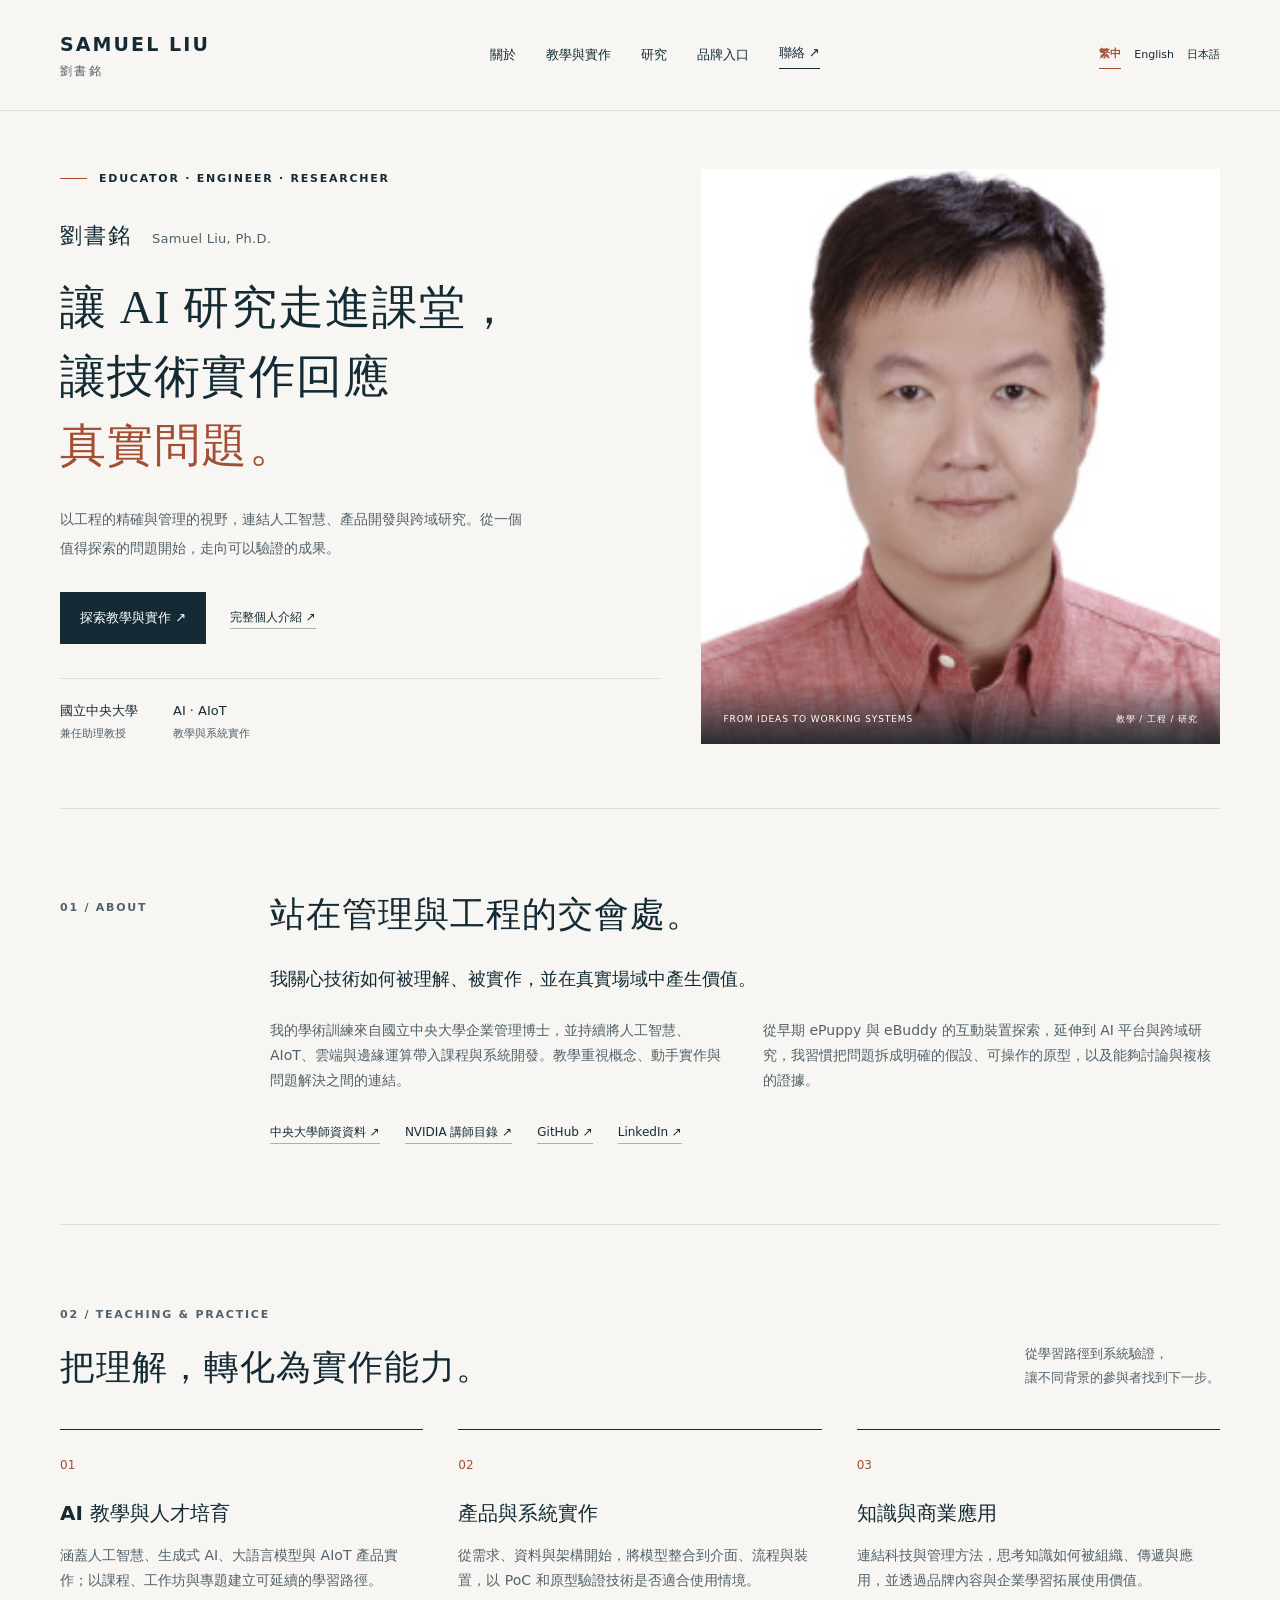
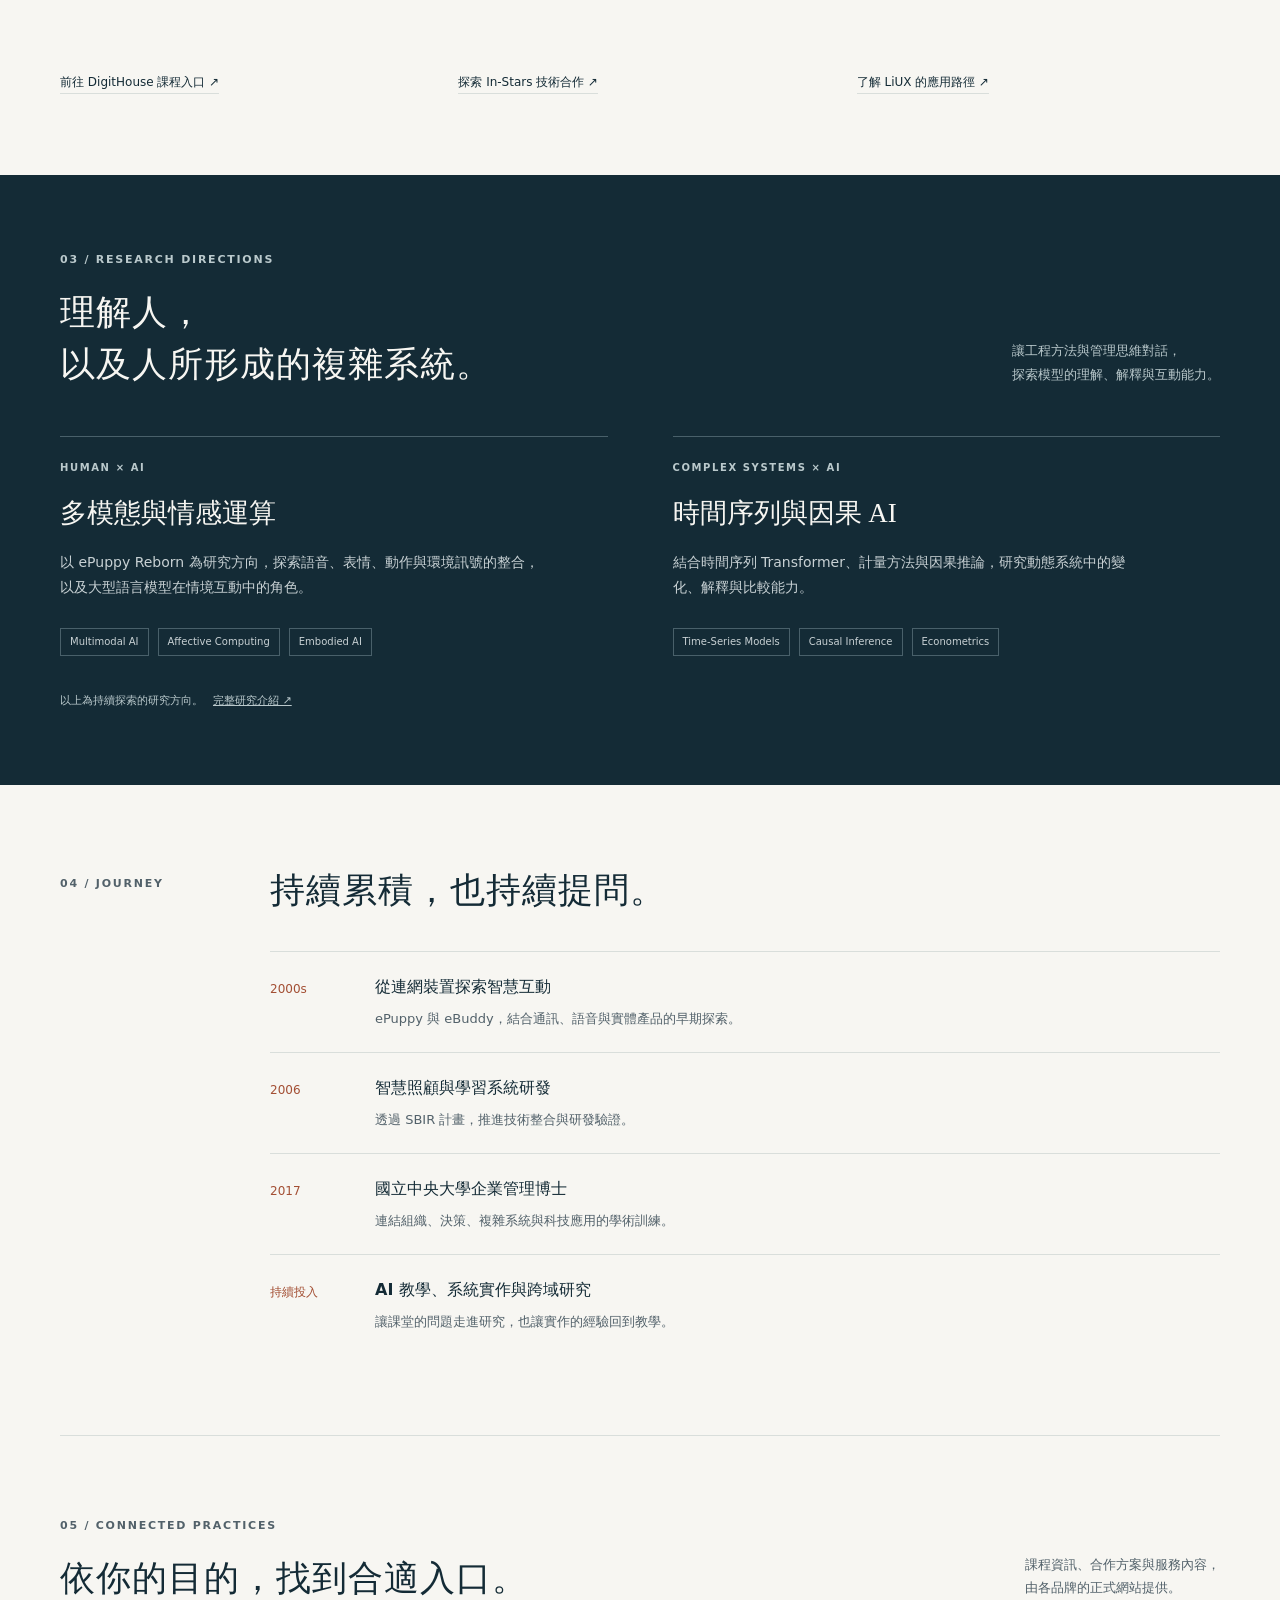
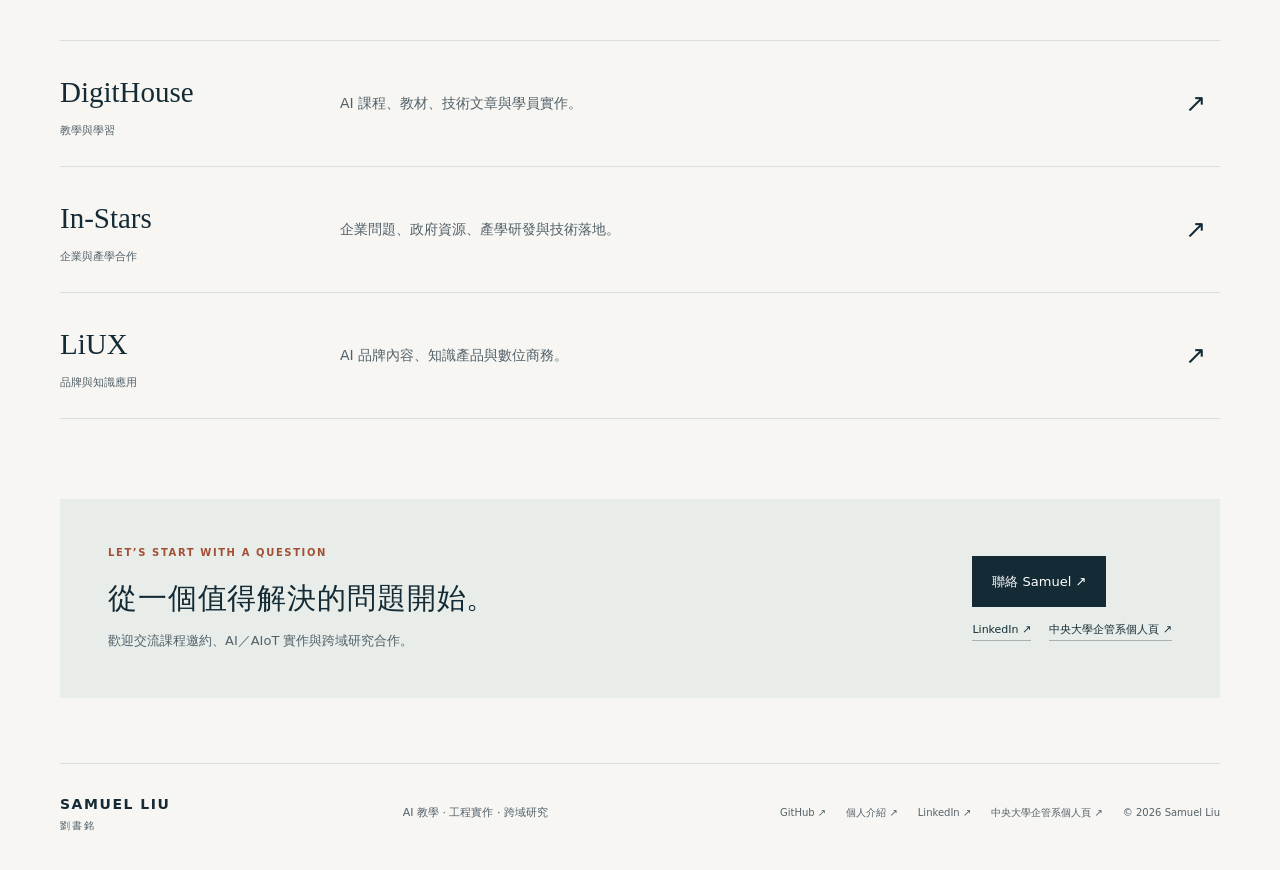
<file: index.html>
<!doctype html>
<html lang="zh-Hant"><head><meta charset="utf-8"><meta name="viewport" content="width=device-width,initial-scale=1"><meta name="theme-color" content="#142b36"><title>劉書銘 Samuel Liu｜AI 教學・工程實作・跨域研究</title><meta name="description" content="劉書銘 Samuel Liu，國立中央大學兼任助理教授。連結 AI、AIoT 教學、工程實作、多模態與因果 AI 研究。"><link rel="canonical" href="https://samuel-ncu.github.io/"><meta property="og:title" content="劉書銘 Samuel Liu｜AI 教學・工程實作・跨域研究"><meta property="og:description" content="以工程的精確與管理的視野，讓研究與實作相互推進。"><meta property="og:image" content="https://samuel-ncu.github.io/assets/samuel-liu.jpg"><meta property="og:url" content="https://samuel-ncu.github.io/"><meta property="og:type" content="profile"><link rel="icon" href="assets/favicon.svg" type="image/svg+xml"><link rel="stylesheet" href="assets/style.css"><link rel="alternate" hreflang="zh-Hant" href="https://samuel-ncu.github.io/"><link rel="alternate" hreflang="en" href="https://samuel-ncu.github.io/en/"><link rel="alternate" hreflang="ja" href="https://samuel-ncu.github.io/ja/"><link rel="alternate" hreflang="x-default" href="https://samuel-ncu.github.io/"></head>
<body><a class="skip" href="#main">跳至主要內容</a><header><a class="wordmark" href="#">SAMUEL LIU<small>劉書銘</small></a><nav aria-label="主要導覽"><a href="#about">關於</a><a href="#practice">教學與實作</a><a href="#research">研究</a><a href="#ecosystem">品牌入口</a><a href="#contact">聯絡 ↗</a></nav><div class="language-switch" role="navigation" aria-label="Language / 語言 / 言語"><a href="/" lang="zh-Hant" hreflang="zh-Hant" aria-current="page">繁中</a><a href="/en/" lang="en" hreflang="en">English</a><a href="/ja/" lang="ja" hreflang="ja">日本語</a></div></header>
<main id="main"><section class="hero"><div><p class="eyebrow">EDUCATOR · ENGINEER · RESEARCHER</p><p class="name">劉書銘 <span>Samuel Liu, Ph.D.</span></p><h1>讓 AI 研究走進課堂，<br>讓技術實作回應<br><em>真實問題。</em></h1><p class="intro">以工程的精確與管理的視野，連結人工智慧、產品開發與跨域研究。從一個值得探索的問題開始，走向可以驗證的成果。</p><div class="actions"><a class="button" href="#practice">探索教學與實作 ↗</a><a class="text-link" href="https://digithouse.net/samuel-liu?locale=zh-TW">完整個人介紹 ↗</a></div><div class="credentials"><span>國立中央大學<small>兼任助理教授</small></span><span>AI · AIoT<small>教學與系統實作</small></span></div></div><figure><img src="assets/samuel-liu.jpg" alt="劉書銘 Samuel Liu 個人肖像" width="800" height="1000" fetchpriority="high"><figcaption>FROM IDEAS TO WORKING SYSTEMS<span>教學 / 工程 / 研究</span></figcaption></figure></section>
<section id="about" class="section split"><p class="eyebrow">01 / ABOUT</p><div><h2>站在管理與工程的交會處。</h2><p class="lead">我關心技術如何被理解、被實作，並在真實場域中產生價值。</p><div class="columns"><p>我的學術訓練來自國立中央大學企業管理博士，並持續將人工智慧、AIoT、雲端與邊緣運算帶入課程與系統開發。教學重視概念、動手實作與問題解決之間的連結。</p><p>從早期 ePuppy 與 eBuddy 的互動裝置探索，延伸到 AI 平台與跨域研究，我習慣把問題拆成明確的假設、可操作的原型，以及能夠討論與複核的證據。</p></div><div class="references"><a href="https://ba.mgt.ncu.edu.tw/faculty2_txt.php?id=1139">中央大學師資資料 ↗</a><a href="https://www.nvidia.com/en-us/training/instructor-directory/bio/?instructorId=003Vv00000TAU91IAH">NVIDIA 講師目錄 ↗</a><a href="https://github.com/Samuel-ncu">GitHub ↗</a><a href="https://www.linkedin.com/in/samuel0911259889/">LinkedIn ↗</a></div></div></section>
<section id="practice" class="section"><div class="section-heading"><div><p class="eyebrow">02 / TEACHING & PRACTICE</p><h2>把理解，轉化為實作能力。</h2></div><p>從學習路徑到系統驗證，<br>讓不同背景的參與者找到下一步。</p></div><div class="practice-grid"><article><span class="number">01</span><h3>AI 教學與人才培育</h3><p>涵蓋人工智慧、生成式 AI、大語言模型與 AIoT 產品實作；以課程、工作坊與專題建立可延續的學習路徑。</p><a href="https://digithouse.net">前往 DigitHouse 課程入口 ↗</a></article><article><span class="number">02</span><h3>產品與系統實作</h3><p>從需求、資料與架構開始，將模型整合到介面、流程與裝置，以 PoC 和原型驗證技術是否適合使用情境。</p><a href="https://in-stars.com">探索 In-Stars 技術合作 ↗</a></article><article><span class="number">03</span><h3>知識與商業應用</h3><p>連結科技與管理方法，思考知識如何被組織、傳遞與應用，並透過品牌內容與企業學習拓展使用價值。</p><a href="https://liux.com.tw">了解 LiUX 的應用路徑 ↗</a></article></div></section>
<section id="research" class="research"><div class="inner"><div class="section-heading"><div><p class="eyebrow">03 / RESEARCH DIRECTIONS</p><h2>理解人，<br>以及人所形成的複雜系統。</h2></div><p>讓工程方法與管理思維對話，<br>探索模型的理解、解釋與互動能力。</p></div><div class="research-grid"><article><p class="eyebrow">HUMAN × AI</p><h3>多模態與情感運算</h3><p>以 ePuppy Reborn 為研究方向，探索語音、表情、動作與環境訊號的整合，以及大型語言模型在情境互動中的角色。</p><div class="tags"><span>Multimodal AI</span><span>Affective Computing</span><span>Embodied AI</span></div></article><article><p class="eyebrow">COMPLEX SYSTEMS × AI</p><h3>時間序列與因果 AI</h3><p>結合時間序列 Transformer、計量方法與因果推論，研究動態系統中的變化、解釋與比較能力。</p><div class="tags"><span>Time-Series Models</span><span>Causal Inference</span><span>Econometrics</span></div></article></div><p class="note">以上為持續探索的研究方向。<a href="https://digithouse.net/samuel-liu?locale=zh-TW">完整研究介紹 ↗</a></p></div></section>
<section class="section split journey"><p class="eyebrow">04 / JOURNEY</p><div><h2>持續累積，也持續提問。</h2><ol class="timeline"><li><span>2000s</span><div><h3>從連網裝置探索智慧互動</h3><p>ePuppy 與 eBuddy，結合通訊、語音與實體產品的早期探索。</p></div></li><li><span>2006</span><div><h3>智慧照顧與學習系統研發</h3><p>透過 SBIR 計畫，推進技術整合與研發驗證。</p></div></li><li><span>2017</span><div><h3>國立中央大學企業管理博士</h3><p>連結組織、決策、複雜系統與科技應用的學術訓練。</p></div></li><li><span>持續投入</span><div><h3>AI 教學、系統實作與跨域研究</h3><p>讓課堂的問題走進研究，也讓實作的經驗回到教學。</p></div></li></ol></div></section>
<section id="ecosystem" class="section"><div class="section-heading"><div><p class="eyebrow">05 / CONNECTED PRACTICES</p><h2>依你的目的，找到合適入口。</h2></div><p>課程資訊、合作方案與服務內容，<br>由各品牌的正式網站提供。</p></div><div class="brands"><a href="https://digithouse.net"><span class="brand">DigitHouse<small>教學與學習</small></span><span>AI 課程、教材、技術文章與學員實作。</span><b>↗</b></a><a href="https://in-stars.com"><span class="brand">In-Stars<small>企業與產學合作</small></span><span>企業問題、政府資源、產學研發與技術落地。</span><b>↗</b></a><a href="https://liux.com.tw"><span class="brand">LiUX<small>品牌與知識應用</small></span><span>AI 品牌內容、知識產品與數位商務。</span><b>↗</b></a></div></section>
<section id="contact" class="contact"><div><p class="eyebrow">LET’S START WITH A QUESTION</p><h2>從一個值得解決的問題開始。</h2><p>歡迎交流課程邀約、AI／AIoT 實作與跨域研究合作。</p></div><div class="contact-links"><a class="button" href="mailto:samuel-tw@outlook.com">聯絡 Samuel ↗</a><div class="contact-profiles"><a href="https://www.linkedin.com/in/samuel0911259889/">LinkedIn ↗</a><a href="https://ba.mgt.ncu.edu.tw/faculty2_txt.php?id=1139">中央大學企管系個人頁 ↗</a></div></div></section>
</main><footer><a class="wordmark" href="#">SAMUEL LIU<small>劉書銘</small></a><p>AI 教學 · 工程實作 · 跨域研究</p><div><a href="https://github.com/Samuel-ncu">GitHub ↗</a><a href="https://digithouse.net/samuel-liu?locale=zh-TW">個人介紹 ↗</a><a href="https://www.linkedin.com/in/samuel0911259889/">LinkedIn ↗</a><a href="https://ba.mgt.ncu.edu.tw/faculty2_txt.php?id=1139">中央大學企管系個人頁 ↗</a><span>© 2026 Samuel Liu</span></div></footer></body></html>
</file>
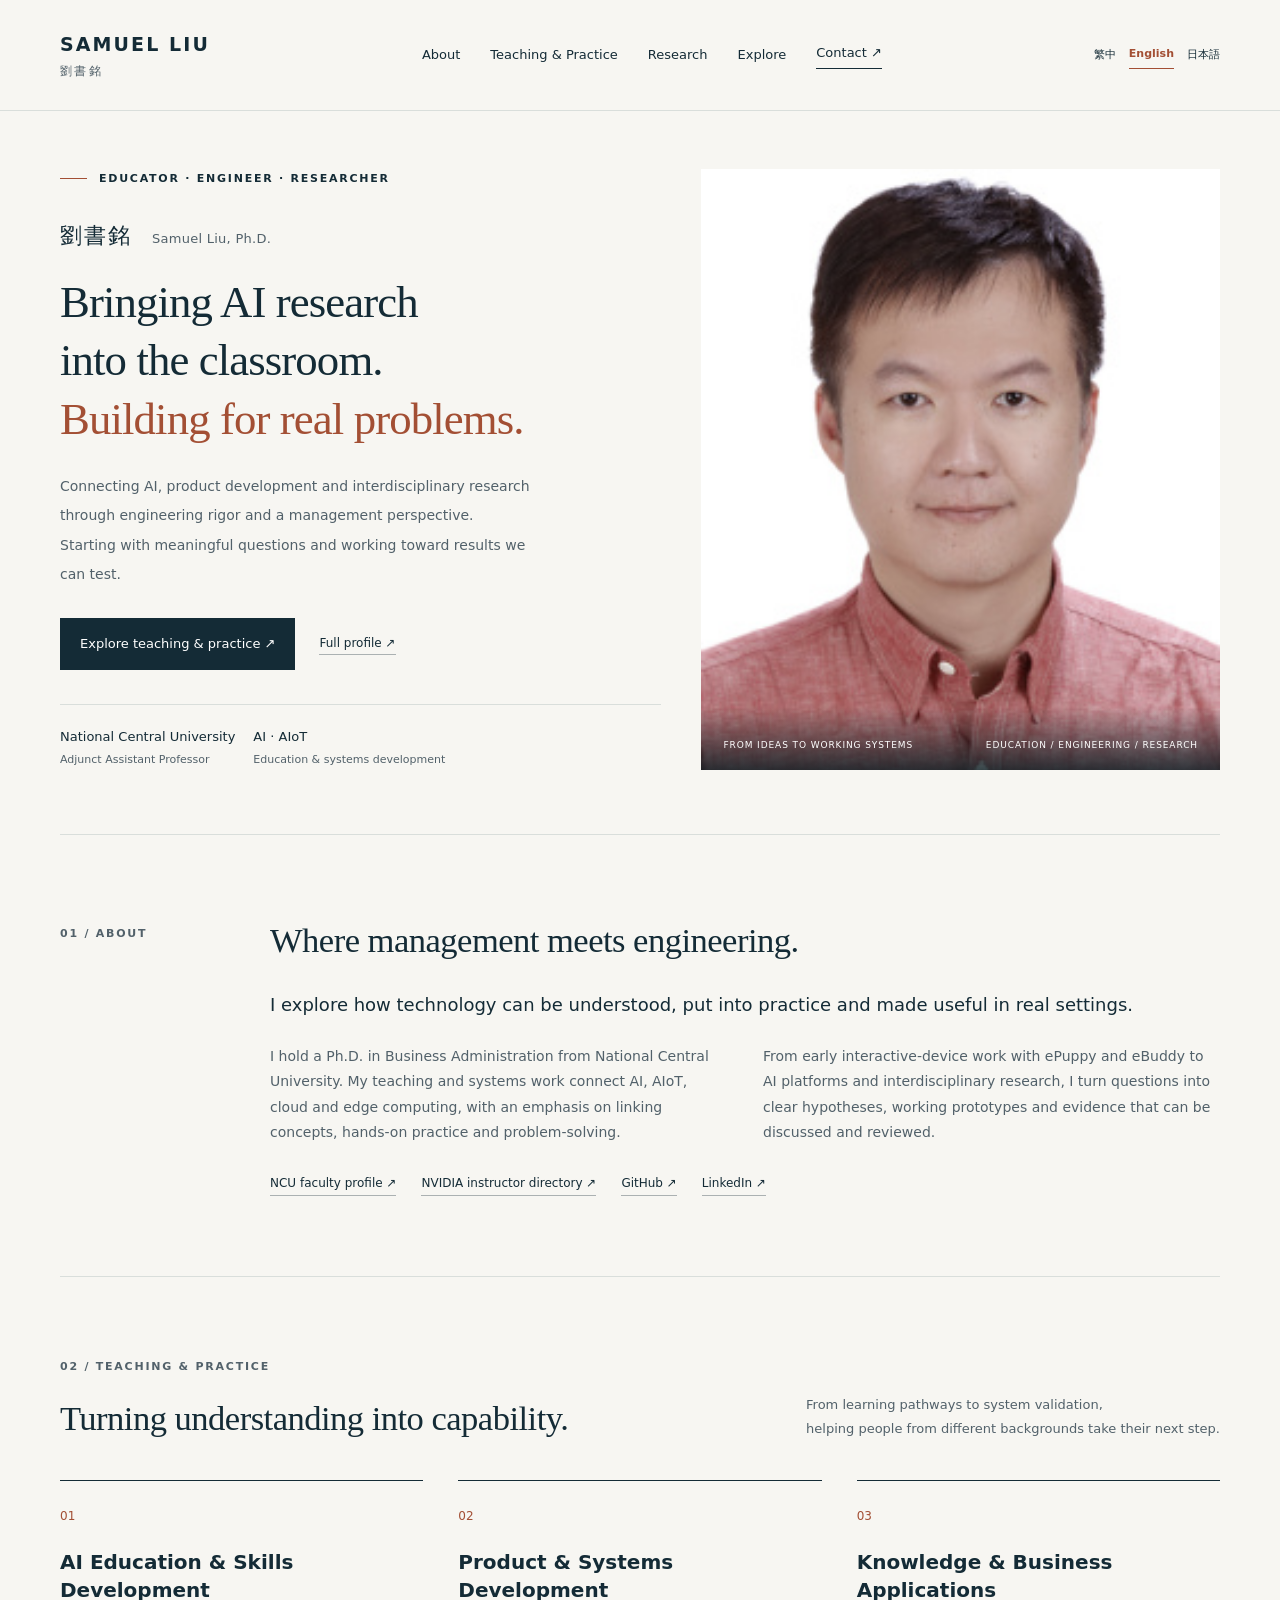
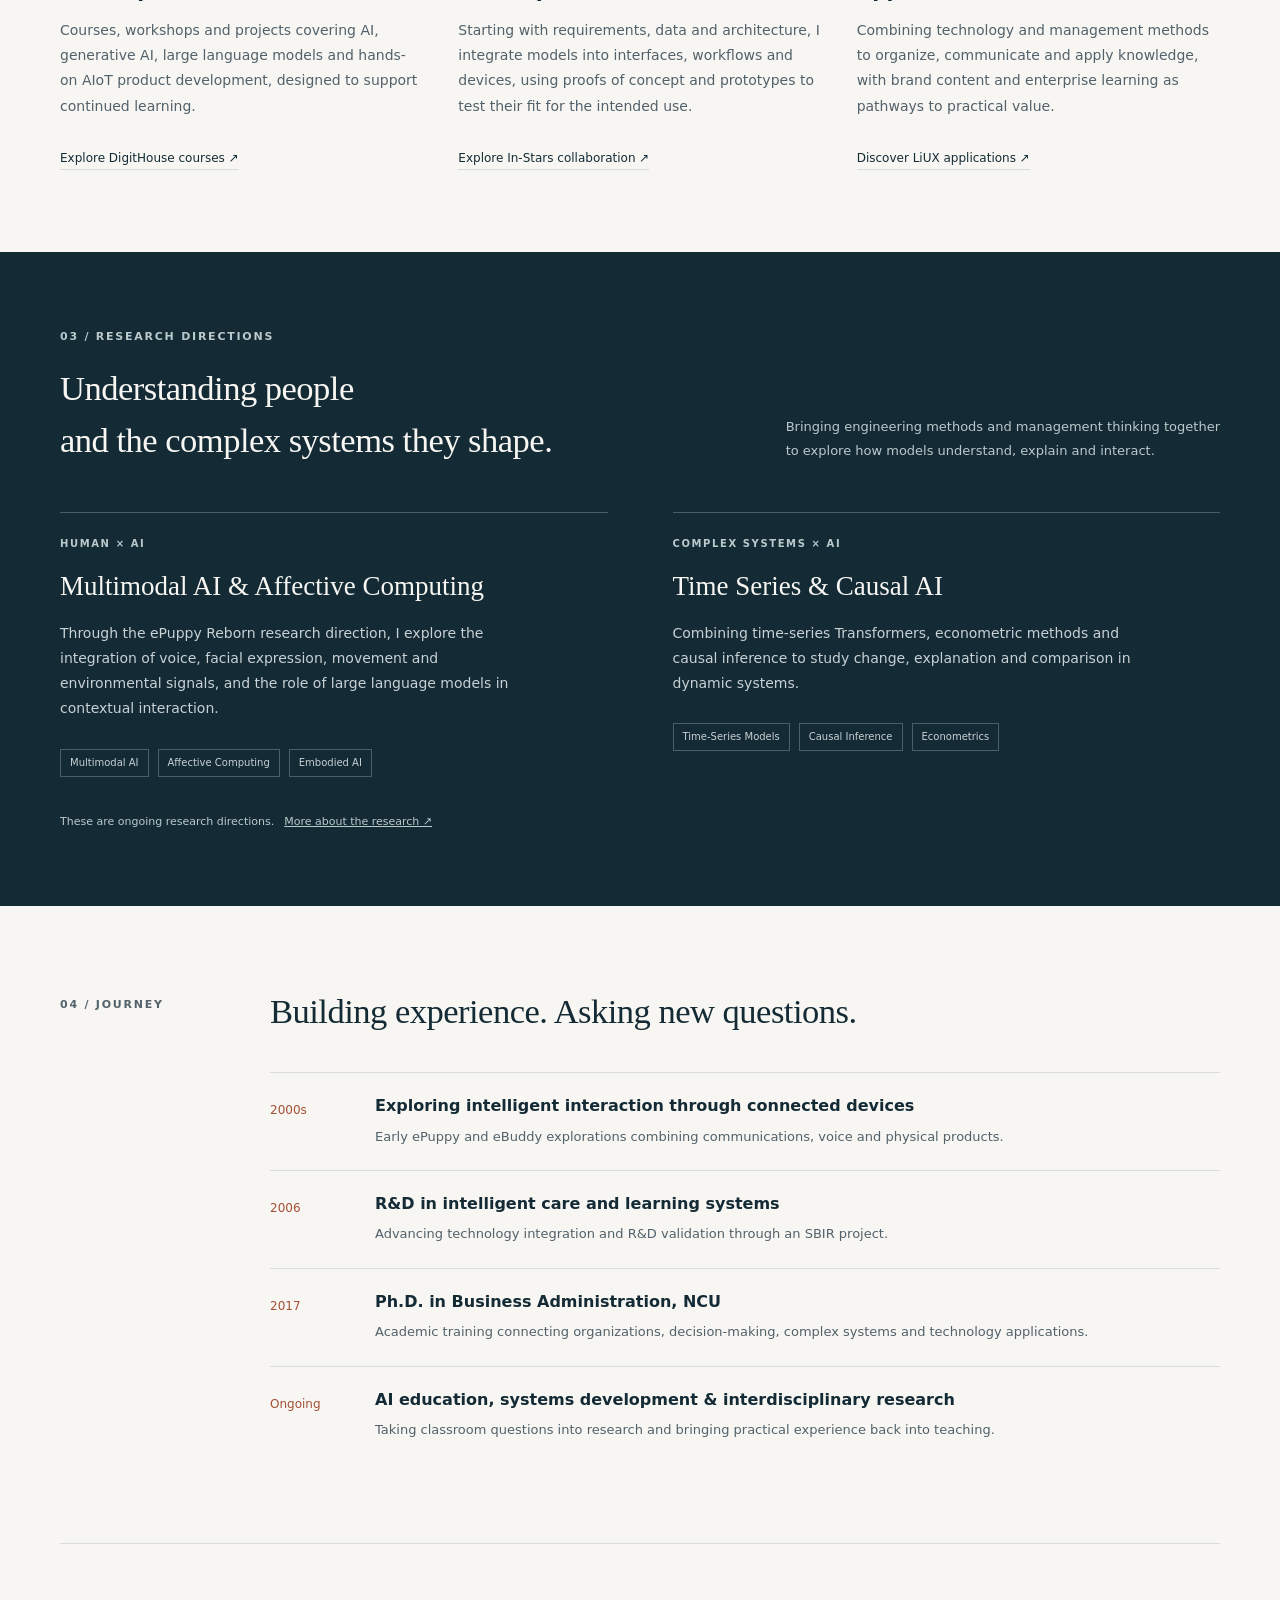
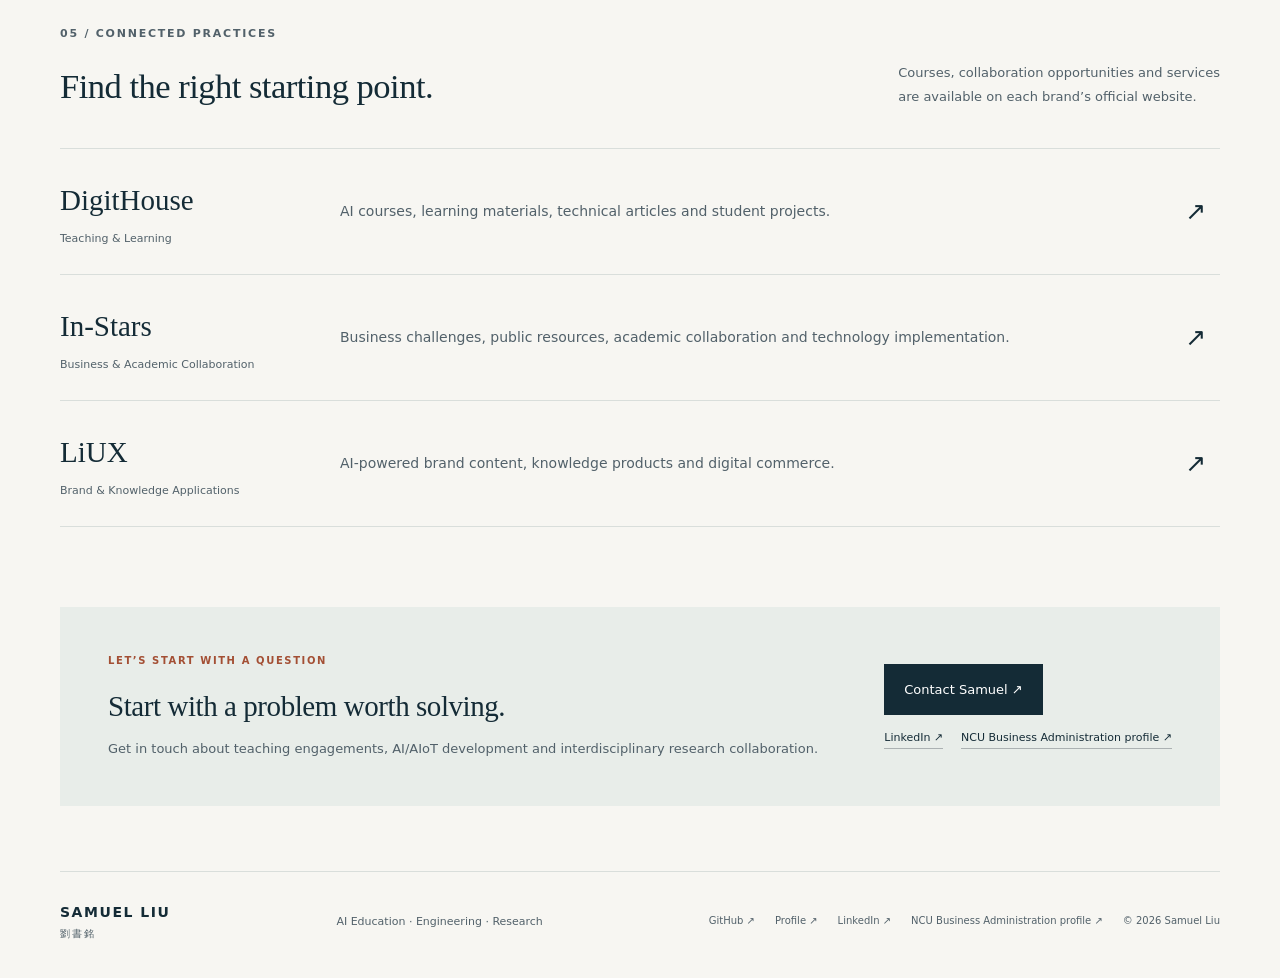
<file: en/index.html>
<!doctype html>
<html lang="en"><head><meta charset="utf-8"><meta name="viewport" content="width=device-width,initial-scale=1"><meta name="theme-color" content="#142b36"><title>Samuel Liu, Ph.D. — AI Education, Engineering &amp; Research</title><meta name="description" content="Samuel Liu, Ph.D., Adjunct Assistant Professor at National Central University. AI education, AIoT engineering, multimodal and causal AI research."><link rel="canonical" href="https://samuel-ncu.github.io/en/"><meta property="og:title" content="Samuel Liu, Ph.D. — AI Education, Engineering &amp; Research"><meta property="og:description" content="Connecting research and practice through engineering rigor and a management perspective."><meta property="og:image" content="https://samuel-ncu.github.io/assets/samuel-liu.jpg"><meta property="og:url" content="https://samuel-ncu.github.io/en/"><meta property="og:type" content="profile"><link rel="icon" href="/assets/favicon.svg" type="image/svg+xml"><link rel="stylesheet" href="/assets/style.css"><link rel="alternate" hreflang="zh-Hant" href="https://samuel-ncu.github.io/"><link rel="alternate" hreflang="en" href="https://samuel-ncu.github.io/en/"><link rel="alternate" hreflang="ja" href="https://samuel-ncu.github.io/ja/"><link rel="alternate" hreflang="x-default" href="https://samuel-ncu.github.io/"></head>
<body><a class="skip" href="#main">Skip to main content</a><header><a class="wordmark" href="#">SAMUEL LIU<small>劉書銘</small></a><nav aria-label="Main navigation"><a href="#about">About</a><a href="#practice">Teaching &amp; Practice</a><a href="#research">Research</a><a href="#ecosystem">Explore</a><a href="#contact">Contact ↗</a></nav><div class="language-switch" role="navigation" aria-label="Language / 語言 / 言語"><a href="/" lang="zh-Hant" hreflang="zh-Hant">繁中</a><a href="/en/" lang="en" hreflang="en" aria-current="page">English</a><a href="/ja/" lang="ja" hreflang="ja">日本語</a></div></header>
<main id="main"><section class="hero"><div><p class="eyebrow">EDUCATOR · ENGINEER · RESEARCHER</p><p class="name">劉書銘 <span>Samuel Liu, Ph.D.</span></p><h1>Bringing AI research<br>into the classroom.<br><em>Building for real problems.</em></h1><p class="intro">Connecting AI, product development and interdisciplinary research through engineering rigor and a management perspective. Starting with meaningful questions and working toward results we can test.</p><div class="actions"><a class="button" href="#practice">Explore teaching &amp; practice ↗</a><a class="text-link" href="https://digithouse.net/samuel-liu?locale=en">Full profile ↗</a></div><div class="credentials"><span>National Central University<small>Adjunct Assistant Professor</small></span><span>AI · AIoT<small>Education &amp; systems development</small></span></div></div><figure><img src="/assets/samuel-liu.jpg" alt="Portrait of Samuel Liu" width="800" height="1000" fetchpriority="high"><figcaption>FROM IDEAS TO WORKING SYSTEMS<span>EDUCATION / ENGINEERING / RESEARCH</span></figcaption></figure></section>
<section id="about" class="section split"><p class="eyebrow">01 / ABOUT</p><div><h2>Where management meets engineering.</h2><p class="lead">I explore how technology can be understood, put into practice and made useful in real settings.</p><div class="columns"><p>I hold a Ph.D. in Business Administration from National Central University. My teaching and systems work connect AI, AIoT, cloud and edge computing, with an emphasis on linking concepts, hands-on practice and problem-solving.</p><p>From early interactive-device work with ePuppy and eBuddy to AI platforms and interdisciplinary research, I turn questions into clear hypotheses, working prototypes and evidence that can be discussed and reviewed.</p></div><div class="references"><a href="https://ba.mgt.ncu.edu.tw/faculty2_txt.php?id=1139">NCU faculty profile ↗</a><a href="https://www.nvidia.com/en-us/training/instructor-directory/bio/?instructorId=003Vv00000TAU91IAH">NVIDIA instructor directory ↗</a><a href="https://github.com/Samuel-ncu">GitHub ↗</a><a href="https://www.linkedin.com/in/samuel0911259889/">LinkedIn ↗</a></div></div></section>
<section id="practice" class="section"><div class="section-heading"><div><p class="eyebrow">02 / TEACHING & PRACTICE</p><h2>Turning understanding into capability.</h2></div><p>From learning pathways to system validation,<br>helping people from different backgrounds take their next step.</p></div><div class="practice-grid"><article><span class="number">01</span><h3>AI Education &amp; Skills Development</h3><p>Courses, workshops and projects covering AI, generative AI, large language models and hands-on AIoT product development, designed to support continued learning.</p><a href="https://digithouse.net">Explore DigitHouse courses ↗</a></article><article><span class="number">02</span><h3>Product &amp; Systems Development</h3><p>Starting with requirements, data and architecture, I integrate models into interfaces, workflows and devices, using proofs of concept and prototypes to test their fit for the intended use.</p><a href="https://in-stars.com">Explore In-Stars collaboration ↗</a></article><article><span class="number">03</span><h3>Knowledge &amp; Business Applications</h3><p>Combining technology and management methods to organize, communicate and apply knowledge, with brand content and enterprise learning as pathways to practical value.</p><a href="https://liux.com.tw">Discover LiUX applications ↗</a></article></div></section>
<section id="research" class="research"><div class="inner"><div class="section-heading"><div><p class="eyebrow">03 / RESEARCH DIRECTIONS</p><h2>Understanding people<br>and the complex systems they shape.</h2></div><p>Bringing engineering methods and management thinking together<br>to explore how models understand, explain and interact.</p></div><div class="research-grid"><article><p class="eyebrow">HUMAN × AI</p><h3>Multimodal AI &amp; Affective Computing</h3><p>Through the ePuppy Reborn research direction, I explore the integration of voice, facial expression, movement and environmental signals, and the role of large language models in contextual interaction.</p><div class="tags"><span>Multimodal AI</span><span>Affective Computing</span><span>Embodied AI</span></div></article><article><p class="eyebrow">COMPLEX SYSTEMS × AI</p><h3>Time Series &amp; Causal AI</h3><p>Combining time-series Transformers, econometric methods and causal inference to study change, explanation and comparison in dynamic systems.</p><div class="tags"><span>Time-Series Models</span><span>Causal Inference</span><span>Econometrics</span></div></article></div><p class="note">These are ongoing research directions.<a href="https://digithouse.net/samuel-liu?locale=en">More about the research ↗</a></p></div></section>
<section class="section split journey"><p class="eyebrow">04 / JOURNEY</p><div><h2>Building experience. Asking new questions.</h2><ol class="timeline"><li><span>2000s</span><div><h3>Exploring intelligent interaction through connected devices</h3><p>Early ePuppy and eBuddy explorations combining communications, voice and physical products.</p></div></li><li><span>2006</span><div><h3>R&amp;D in intelligent care and learning systems</h3><p>Advancing technology integration and R&amp;D validation through an SBIR project.</p></div></li><li><span>2017</span><div><h3>Ph.D. in Business Administration, NCU</h3><p>Academic training connecting organizations, decision-making, complex systems and technology applications.</p></div></li><li><span>Ongoing</span><div><h3>AI education, systems development &amp; interdisciplinary research</h3><p>Taking classroom questions into research and bringing practical experience back into teaching.</p></div></li></ol></div></section>
<section id="ecosystem" class="section"><div class="section-heading"><div><p class="eyebrow">05 / CONNECTED PRACTICES</p><h2>Find the right starting point.</h2></div><p>Courses, collaboration opportunities and services<br>are available on each brand’s official website.</p></div><div class="brands"><a href="https://digithouse.net"><span class="brand">DigitHouse<small>Teaching &amp; Learning</small></span><span>AI courses, learning materials, technical articles and student projects.</span><b>↗</b></a><a href="https://in-stars.com"><span class="brand">In-Stars<small>Business &amp; Academic Collaboration</small></span><span>Business challenges, public resources, academic collaboration and technology implementation.</span><b>↗</b></a><a href="https://liux.com.tw"><span class="brand">LiUX<small>Brand &amp; Knowledge Applications</small></span><span>AI-powered brand content, knowledge products and digital commerce.</span><b>↗</b></a></div></section>
<section id="contact" class="contact"><div><p class="eyebrow">LET’S START WITH A QUESTION</p><h2>Start with a problem worth solving.</h2><p>Get in touch about teaching engagements, AI/AIoT development and interdisciplinary research collaboration.</p></div><div class="contact-links"><a class="button" href="mailto:samuel-tw@outlook.com">Contact Samuel ↗</a><div class="contact-profiles"><a href="https://www.linkedin.com/in/samuel0911259889/">LinkedIn ↗</a><a href="https://ba.mgt.ncu.edu.tw/faculty2_txt.php?id=1139">NCU Business Administration profile ↗</a></div></div></section>
</main><footer><a class="wordmark" href="#">SAMUEL LIU<small>劉書銘</small></a><p>AI Education · Engineering · Research</p><div><a href="https://github.com/Samuel-ncu">GitHub ↗</a><a href="https://digithouse.net/samuel-liu?locale=en">Profile ↗</a><a href="https://www.linkedin.com/in/samuel0911259889/">LinkedIn ↗</a><a href="https://ba.mgt.ncu.edu.tw/faculty2_txt.php?id=1139">NCU Business Administration profile ↗</a><span>© 2026 Samuel Liu</span></div></footer></body></html>
</file>
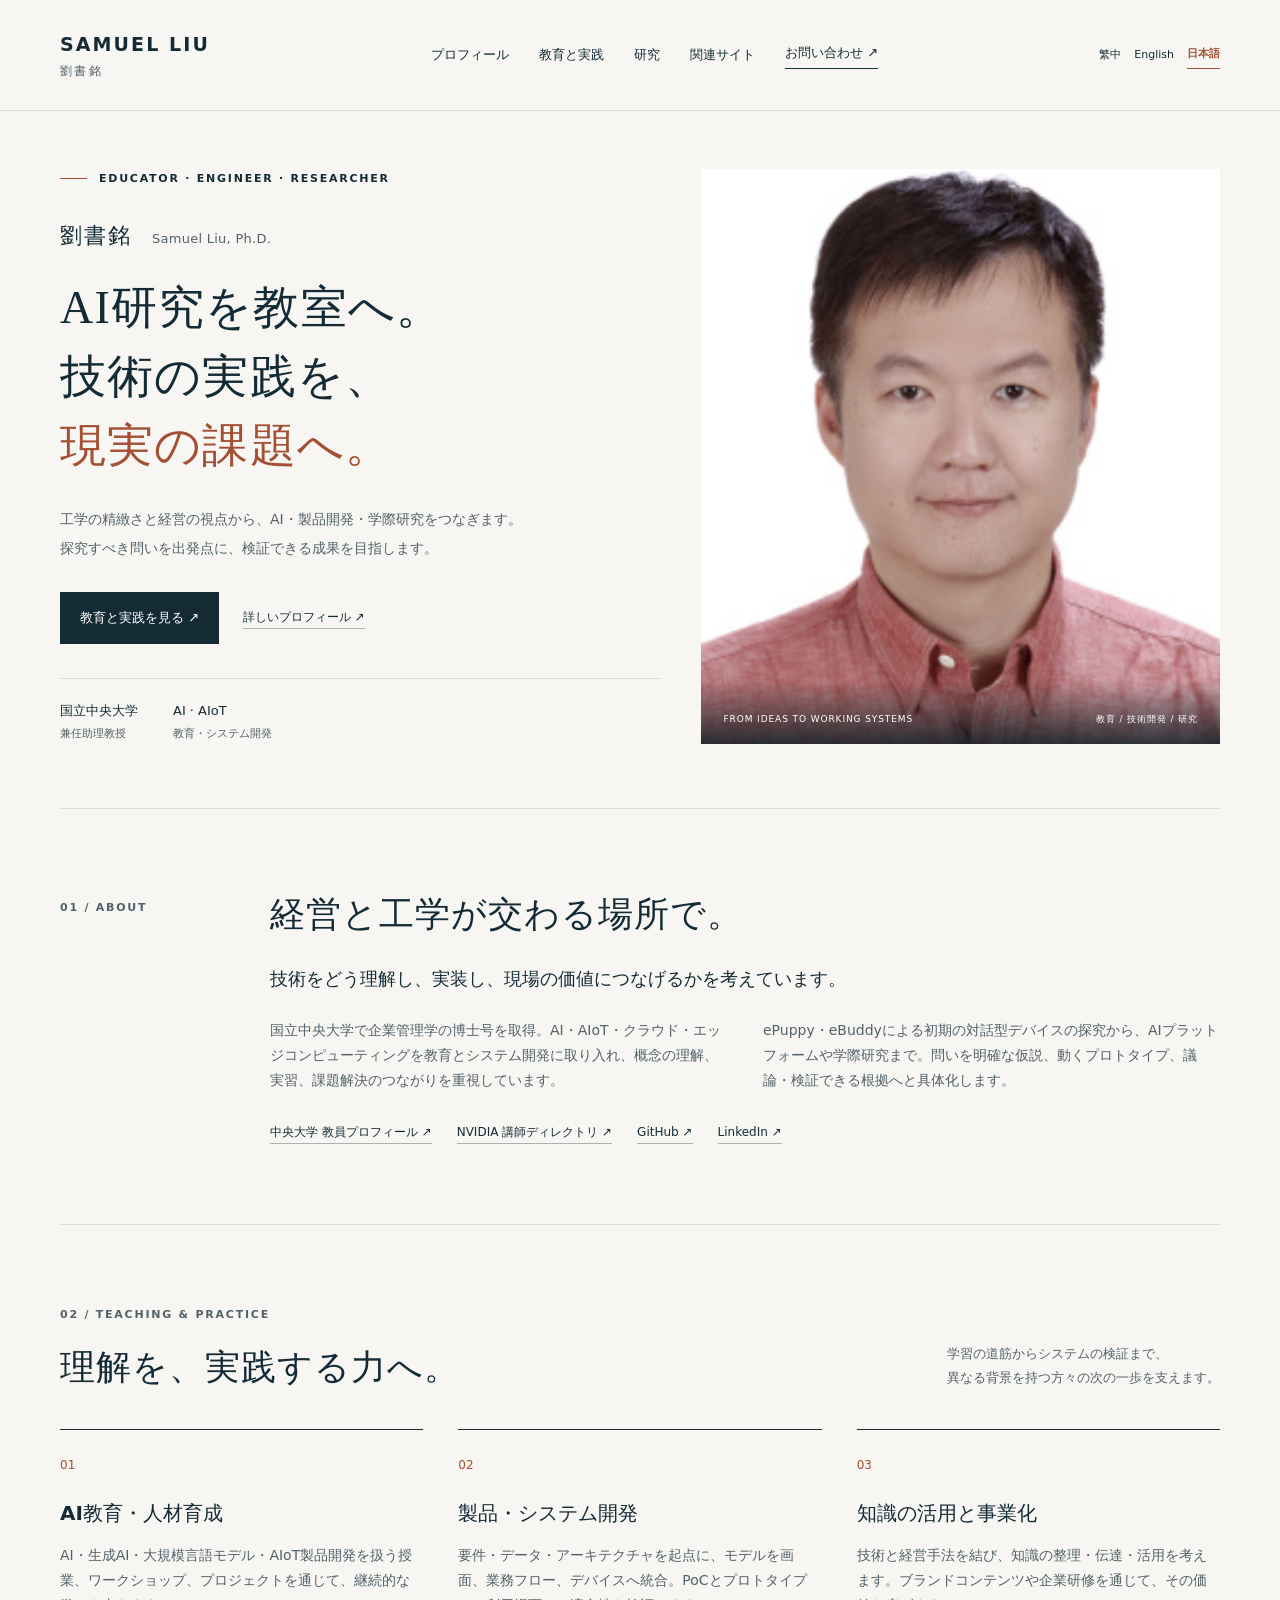
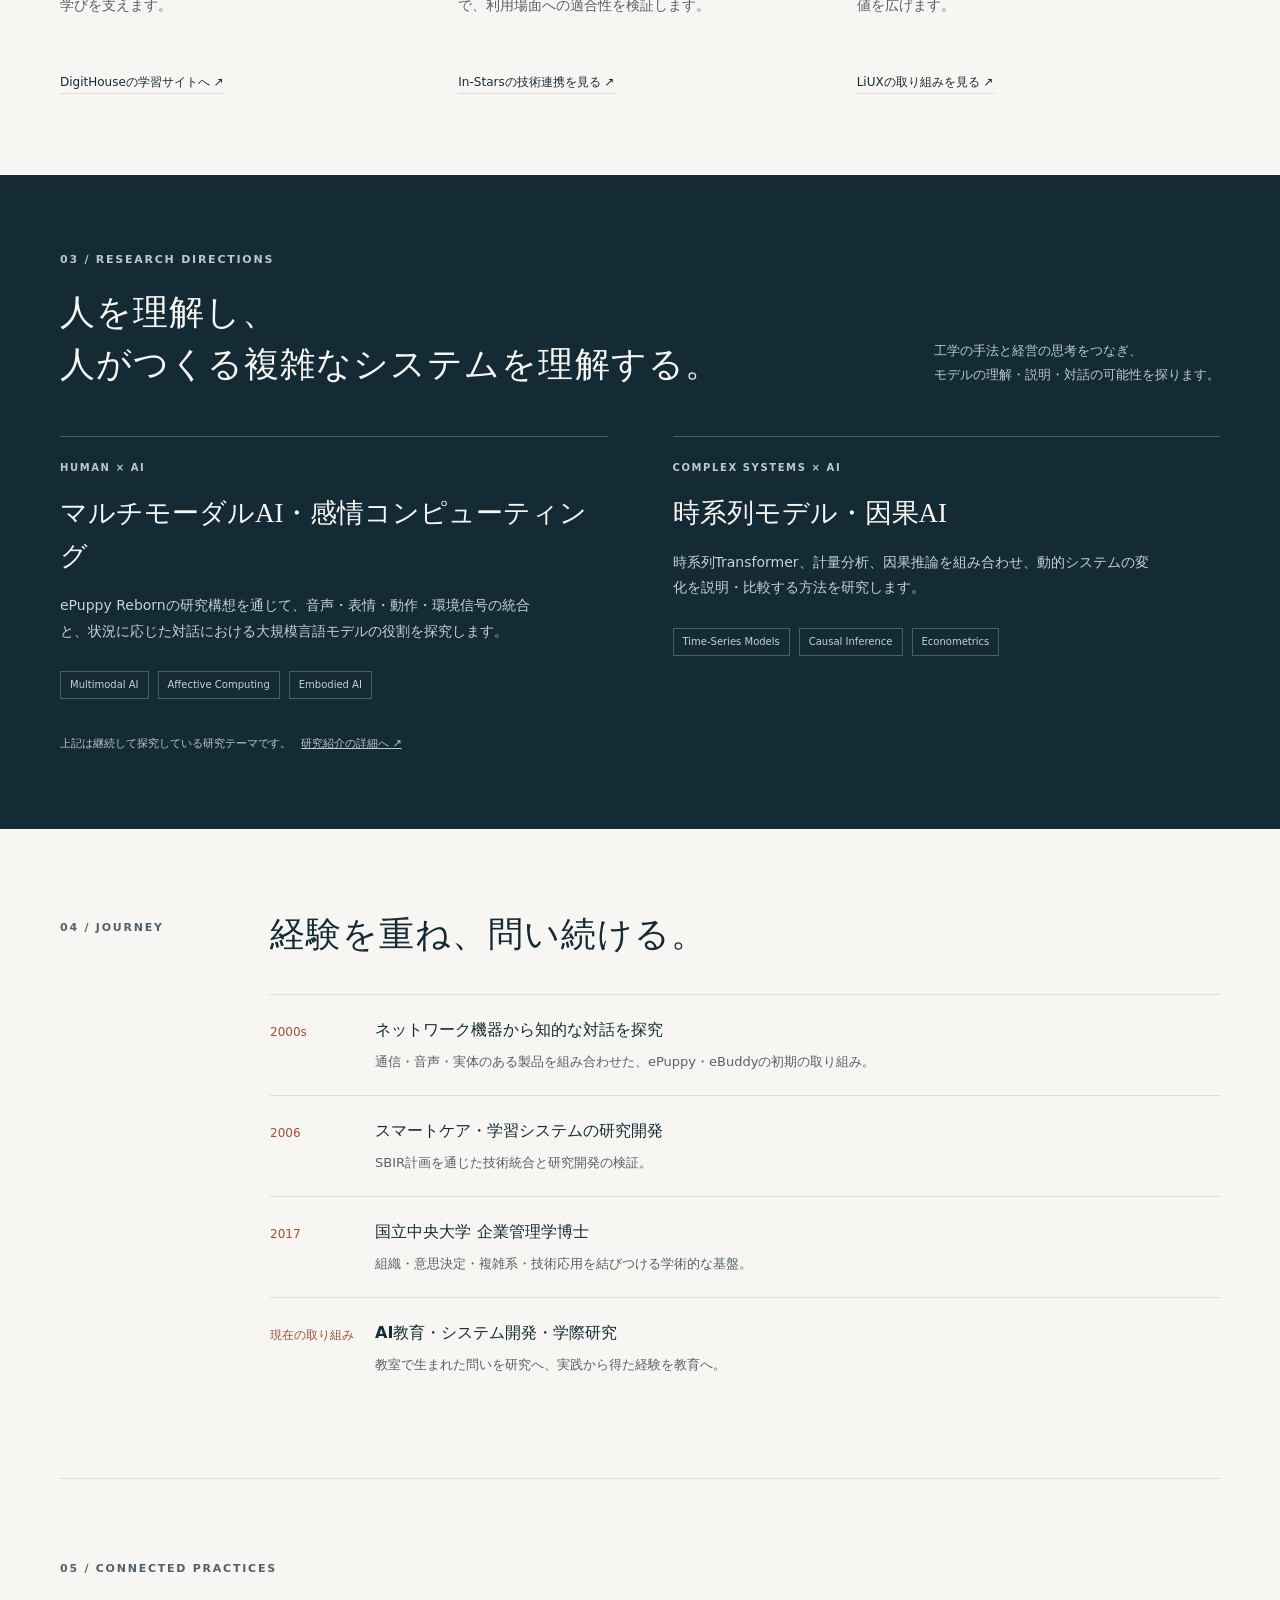
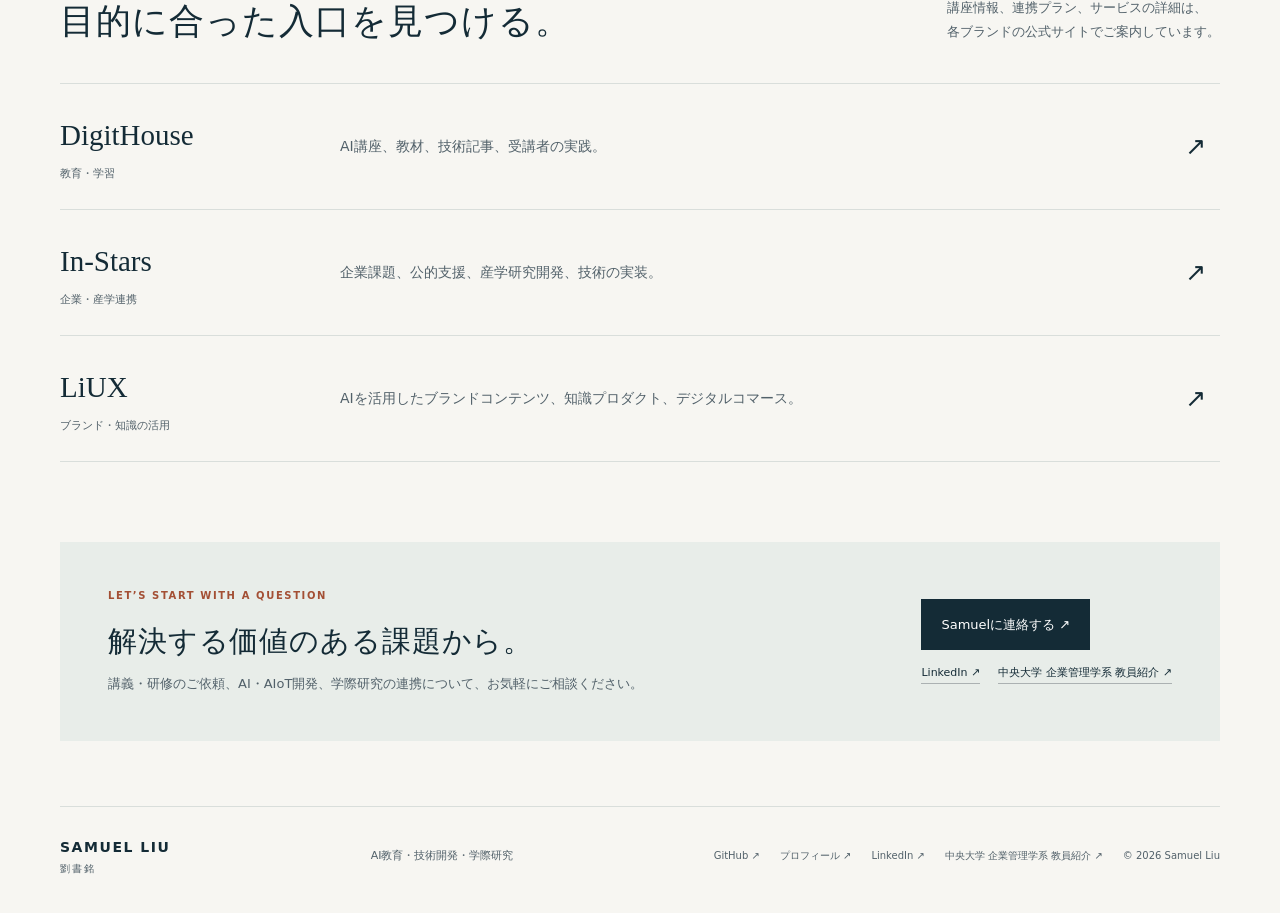
<file: ja/index.html>
<!doctype html>
<html lang="ja"><head><meta charset="utf-8"><meta name="viewport" content="width=device-width,initial-scale=1"><meta name="theme-color" content="#142b36"><title>劉書銘 Samuel Liu｜AI教育・技術開発・学際研究</title><meta name="description" content="国立中央大学兼任助理教授、劉書銘 Samuel Liu。AI・AIoT教育、技術開発、マルチモーダルAI・因果AIの研究をつなぎます。"><link rel="canonical" href="https://samuel-ncu.github.io/ja/"><meta property="og:title" content="劉書銘 Samuel Liu｜AI教育・技術開発・学際研究"><meta property="og:description" content="工学の精緻さと経営の視点から、研究と実践をつなぎます。"><meta property="og:image" content="https://samuel-ncu.github.io/assets/samuel-liu.jpg"><meta property="og:url" content="https://samuel-ncu.github.io/ja/"><meta property="og:type" content="profile"><link rel="icon" href="/assets/favicon.svg" type="image/svg+xml"><link rel="stylesheet" href="/assets/style.css"><link rel="alternate" hreflang="zh-Hant" href="https://samuel-ncu.github.io/"><link rel="alternate" hreflang="en" href="https://samuel-ncu.github.io/en/"><link rel="alternate" hreflang="ja" href="https://samuel-ncu.github.io/ja/"><link rel="alternate" hreflang="x-default" href="https://samuel-ncu.github.io/"></head>
<body><a class="skip" href="#main">本文へ移動</a><header><a class="wordmark" href="#">SAMUEL LIU<small>劉書銘</small></a><nav aria-label="メインナビゲーション"><a href="#about">プロフィール</a><a href="#practice">教育と実践</a><a href="#research">研究</a><a href="#ecosystem">関連サイト</a><a href="#contact">お問い合わせ ↗</a></nav><div class="language-switch" role="navigation" aria-label="Language / 語言 / 言語"><a href="/" lang="zh-Hant" hreflang="zh-Hant">繁中</a><a href="/en/" lang="en" hreflang="en">English</a><a href="/ja/" lang="ja" hreflang="ja" aria-current="page">日本語</a></div></header>
<main id="main"><section class="hero"><div><p class="eyebrow">EDUCATOR · ENGINEER · RESEARCHER</p><p class="name">劉書銘 <span>Samuel Liu, Ph.D.</span></p><h1>AI研究を教室へ。<br>技術の実践を、<br><em>現実の課題へ。</em></h1><p class="intro">工学の精緻さと経営の視点から、AI・製品開発・学際研究をつなぎます。探究すべき問いを出発点に、検証できる成果を目指します。</p><div class="actions"><a class="button" href="#practice">教育と実践を見る ↗</a><a class="text-link" href="https://digithouse.net/samuel-liu?locale=ja">詳しいプロフィール ↗</a></div><div class="credentials"><span>国立中央大学<small>兼任助理教授</small></span><span>AI · AIoT<small>教育・システム開発</small></span></div></div><figure><img src="/assets/samuel-liu.jpg" alt="劉書銘 Samuel Liuのポートレート" width="800" height="1000" fetchpriority="high"><figcaption>FROM IDEAS TO WORKING SYSTEMS<span>教育 / 技術開発 / 研究</span></figcaption></figure></section>
<section id="about" class="section split"><p class="eyebrow">01 / ABOUT</p><div><h2>経営と工学が交わる場所で。</h2><p class="lead">技術をどう理解し、実装し、現場の価値につなげるかを考えています。</p><div class="columns"><p>国立中央大学で企業管理学の博士号を取得。AI・AIoT・クラウド・エッジコンピューティングを教育とシステム開発に取り入れ、概念の理解、実習、課題解決のつながりを重視しています。</p><p>ePuppy・eBuddyによる初期の対話型デバイスの探究から、AIプラットフォームや学際研究まで。問いを明確な仮説、動くプロトタイプ、議論・検証できる根拠へと具体化します。</p></div><div class="references"><a href="https://ba.mgt.ncu.edu.tw/faculty2_txt.php?id=1139">中央大学 教員プロフィール ↗</a><a href="https://www.nvidia.com/en-us/training/instructor-directory/bio/?instructorId=003Vv00000TAU91IAH">NVIDIA 講師ディレクトリ ↗</a><a href="https://github.com/Samuel-ncu">GitHub ↗</a><a href="https://www.linkedin.com/in/samuel0911259889/">LinkedIn ↗</a></div></div></section>
<section id="practice" class="section"><div class="section-heading"><div><p class="eyebrow">02 / TEACHING & PRACTICE</p><h2>理解を、実践する力へ。</h2></div><p>学習の道筋からシステムの検証まで、<br>異なる背景を持つ方々の次の一歩を支えます。</p></div><div class="practice-grid"><article><span class="number">01</span><h3>AI教育・人材育成</h3><p>AI・生成AI・大規模言語モデル・AIoT製品開発を扱う授業、ワークショップ、プロジェクトを通じて、継続的な学びを支えます。</p><a href="https://digithouse.net">DigitHouseの学習サイトへ ↗</a></article><article><span class="number">02</span><h3>製品・システム開発</h3><p>要件・データ・アーキテクチャを起点に、モデルを画面、業務フロー、デバイスへ統合。PoCとプロトタイプで、利用場面への適合性を検証します。</p><a href="https://in-stars.com">In-Starsの技術連携を見る ↗</a></article><article><span class="number">03</span><h3>知識の活用と事業化</h3><p>技術と経営手法を結び、知識の整理・伝達・活用を考えます。ブランドコンテンツや企業研修を通じて、その価値を広げます。</p><a href="https://liux.com.tw">LiUXの取り組みを見る ↗</a></article></div></section>
<section id="research" class="research"><div class="inner"><div class="section-heading"><div><p class="eyebrow">03 / RESEARCH DIRECTIONS</p><h2>人を理解し、<br>人がつくる複雑なシステムを理解する。</h2></div><p>工学の手法と経営の思考をつなぎ、<br>モデルの理解・説明・対話の可能性を探ります。</p></div><div class="research-grid"><article><p class="eyebrow">HUMAN × AI</p><h3>マルチモーダルAI・感情コンピューティング</h3><p>ePuppy Rebornの研究構想を通じて、音声・表情・動作・環境信号の統合と、状況に応じた対話における大規模言語モデルの役割を探究します。</p><div class="tags"><span>Multimodal AI</span><span>Affective Computing</span><span>Embodied AI</span></div></article><article><p class="eyebrow">COMPLEX SYSTEMS × AI</p><h3>時系列モデル・因果AI</h3><p>時系列Transformer、計量分析、因果推論を組み合わせ、動的システムの変化を説明・比較する方法を研究します。</p><div class="tags"><span>Time-Series Models</span><span>Causal Inference</span><span>Econometrics</span></div></article></div><p class="note">上記は継続して探究している研究テーマです。<a href="https://digithouse.net/samuel-liu?locale=ja">研究紹介の詳細へ ↗</a></p></div></section>
<section class="section split journey"><p class="eyebrow">04 / JOURNEY</p><div><h2>経験を重ね、問い続ける。</h2><ol class="timeline"><li><span>2000s</span><div><h3>ネットワーク機器から知的な対話を探究</h3><p>通信・音声・実体のある製品を組み合わせた、ePuppy・eBuddyの初期の取り組み。</p></div></li><li><span>2006</span><div><h3>スマートケア・学習システムの研究開発</h3><p>SBIR計画を通じた技術統合と研究開発の検証。</p></div></li><li><span>2017</span><div><h3>国立中央大学 企業管理学博士</h3><p>組織・意思決定・複雑系・技術応用を結びつける学術的な基盤。</p></div></li><li><span>現在の取り組み</span><div><h3>AI教育・システム開発・学際研究</h3><p>教室で生まれた問いを研究へ、実践から得た経験を教育へ。</p></div></li></ol></div></section>
<section id="ecosystem" class="section"><div class="section-heading"><div><p class="eyebrow">05 / CONNECTED PRACTICES</p><h2>目的に合った入口を見つける。</h2></div><p>講座情報、連携プラン、サービスの詳細は、<br>各ブランドの公式サイトでご案内しています。</p></div><div class="brands"><a href="https://digithouse.net"><span class="brand">DigitHouse<small>教育・学習</small></span><span>AI講座、教材、技術記事、受講者の実践。</span><b>↗</b></a><a href="https://in-stars.com"><span class="brand">In-Stars<small>企業・産学連携</small></span><span>企業課題、公的支援、産学研究開発、技術の実装。</span><b>↗</b></a><a href="https://liux.com.tw"><span class="brand">LiUX<small>ブランド・知識の活用</small></span><span>AIを活用したブランドコンテンツ、知識プロダクト、デジタルコマース。</span><b>↗</b></a></div></section>
<section id="contact" class="contact"><div><p class="eyebrow">LET’S START WITH A QUESTION</p><h2>解決する価値のある課題から。</h2><p>講義・研修のご依頼、AI・AIoT開発、学際研究の連携について、お気軽にご相談ください。</p></div><div class="contact-links"><a class="button" href="mailto:samuel-tw@outlook.com">Samuelに連絡する ↗</a><div class="contact-profiles"><a href="https://www.linkedin.com/in/samuel0911259889/">LinkedIn ↗</a><a href="https://ba.mgt.ncu.edu.tw/faculty2_txt.php?id=1139">中央大学 企業管理学系 教員紹介 ↗</a></div></div></section>
</main><footer><a class="wordmark" href="#">SAMUEL LIU<small>劉書銘</small></a><p>AI教育・技術開発・学際研究</p><div><a href="https://github.com/Samuel-ncu">GitHub ↗</a><a href="https://digithouse.net/samuel-liu?locale=ja">プロフィール ↗</a><a href="https://www.linkedin.com/in/samuel0911259889/">LinkedIn ↗</a><a href="https://ba.mgt.ncu.edu.tw/faculty2_txt.php?id=1139">中央大学 企業管理学系 教員紹介 ↗</a><span>© 2026 Samuel Liu</span></div></footer></body></html>
</file>
<file: assets/style.css>
@charset "UTF-8";
:root{--ink:#142b36;--muted:#52616a;--paper:#f7f6f2;--accent:#a34f34;--line:#d9dedb;--serif:Georgia,"Noto Serif TC","PMingLiU",serif}*{box-sizing:border-box}html{scroll-behavior:smooth;scroll-padding-top:30px}body{margin:0;background:var(--paper);color:var(--ink);font-family:system-ui,-apple-system,"Microsoft JhengHei",sans-serif;line-height:1.8;-webkit-font-smoothing:antialiased}a{color:inherit;text-decoration:none}a:hover{color:var(--accent)}a:focus-visible{outline:3px solid var(--accent);outline-offset:5px}.skip{position:absolute;top:-80px;left:20px;background:white;padding:10px;z-index:10}.skip:focus{top:10px}header{max-width:1360px;margin:auto;padding:27px 60px;display:flex;align-items:center;justify-content:space-between;border-bottom:1px solid var(--line)}.wordmark{font-size:19px;letter-spacing:.11em;font-weight:700;white-space:nowrap}.wordmark small{font-size:12px;letter-spacing:.2em;display:block;font-weight:400;color:var(--muted)}nav{display:flex;align-items:center;gap:30px;font-size:13px}nav a:last-child{border-bottom:1px solid var(--ink);padding-bottom:3px}.hero{max-width:1360px;margin:auto;display:grid;grid-template-columns:1.16fr 1fr;padding:58px 60px 64px;gap:62px;align-items:center}.eyebrow{font-size:11px;letter-spacing:.16em;font-weight:650;margin:0 0 27px}.hero .eyebrow:before{content:"";display:inline-block;width:27px;height:1px;background:var(--accent);vertical-align:middle;margin-right:12px}.name{font-size:22px;letter-spacing:.08em;margin:0 0 18px}.name span{font-size:13px;letter-spacing:.02em;margin-left:12px;color:var(--muted)}h1{font-family:var(--serif);font-size:clamp(33px,3.6vw,50px);font-weight:500;line-height:1.5;letter-spacing:.025em;margin:0 0 24px}h1 em{font-style:normal;color:var(--accent)}.intro{max-width:470px;font-size:14px;color:var(--muted);line-height:2.1}.actions{display:flex;align-items:center;gap:24px;margin:29px 0 34px}.button{background:var(--ink);color:white;font-size:13px;padding:13px 19px;display:inline-block;border:1px solid var(--ink);transition:background .2s}.button:hover{background:var(--accent);color:white;border-color:var(--accent)}.text-link{font-size:12px;border-bottom:1px solid #abb1b2}.credentials{display:flex;gap:35px;border-top:1px solid var(--line);padding-top:20px;font-size:13px}.credentials small{display:block;font-size:11px;color:var(--muted);margin-top:2px}figure{margin:0;position:relative;background:#e1e3df;align-self:stretch;min-height:530px;overflow:hidden}figure img{width:100%;height:100%;position:absolute;inset:0;object-fit:cover;object-position:center 25%;filter:saturate(.75)}figcaption{position:absolute;bottom:0;left:0;right:0;padding:30px 22px 17px;background:linear-gradient(transparent,rgba(10,28,34,.8));color:white;font-size:9px;letter-spacing:.1em;display:flex;justify-content:space-between;gap:12px}.section{max-width:1240px;margin:auto;padding:80px 0;border-top:1px solid var(--line)}.split{display:grid;grid-template-columns:220px 1fr;gap:40px}.split>.eyebrow{color:var(--muted);padding-top:9px}h2{font-size:clamp(25px,2.7vw,36px);font-family:var(--serif);line-height:1.5;font-weight:500;letter-spacing:.03em;margin:0 0 22px}.lead{font-size:18px;margin:0 0 23px}.columns{display:grid;grid-template-columns:1fr 1fr;gap:36px;font-size:14px;color:var(--muted)}.columns p{margin:0}.references{display:flex;flex-wrap:wrap;gap:25px;margin-top:28px;font-size:12px}.references a{border-bottom:1px solid #abb1b2}.section-heading{display:flex;justify-content:space-between;gap:40px;align-items:end;margin-bottom:35px}.section-heading .eyebrow{margin-bottom:17px;color:var(--muted)}.section-heading h2{margin:0}.section-heading>p{font-size:13px;color:var(--muted);margin:0 0 5px}.practice-grid{display:grid;grid-template-columns:repeat(3,1fr);gap:35px}.practice-grid article{border-top:1px solid var(--ink);padding-top:20px}.number{font-size:12px;color:var(--accent)}h3{font-size:20px;font-weight:550;line-height:1.6;margin:18px 0 12px}.practice-grid p{font-size:14px;color:var(--muted);min-height:100px}.practice-grid a{font-size:12px;display:inline-block;margin-top:15px;border-bottom:1px solid var(--line)}.research{background:var(--ink);color:var(--paper);padding:75px 60px}.inner{max-width:1240px;margin:auto}.research .eyebrow,.research .section-heading>p{color:#bac9cc}.research-grid{display:grid;grid-template-columns:1fr 1fr;gap:65px;margin-top:45px}.research-grid article{border-top:1px solid #49606a;padding-top:22px}.research-grid .eyebrow{font-size:10px;margin-bottom:15px}.research-grid h3{font-family:var(--serif);font-size:27px;font-weight:400;margin:15px 0}.research-grid article>p:not(.eyebrow){font-size:14px;color:#c8d1d4;max-width:480px}.tags{display:flex;flex-wrap:wrap;gap:9px;margin-top:27px}.tags span{font-size:10px;padding:4px 9px;border:1px solid #49606a;color:#c8d1d4}.note{font-size:11px;color:#bac9cc;margin:35px 0 0}.note a{margin-left:10px;text-decoration:underline}.journey{border-top:0}.timeline{list-style:none;padding:0;margin:34px 0 0}.timeline li{display:grid;grid-template-columns:105px 1fr;border-top:1px solid var(--line);padding:22px 0}.timeline li>span{font-size:12px;color:var(--accent);padding-top:5px}.timeline h3{font-size:16px;margin:0 0 7px}.timeline p{font-size:13px;color:var(--muted);margin:0}.brands>a{display:grid;grid-template-columns:250px 1fr 35px;align-items:center;gap:30px;border-top:1px solid var(--line);padding:25px 0;transition:padding .2s}.brands>a:last-child{border-bottom:1px solid var(--line)}.brands>a:hover{padding-left:10px}.brand{font-family:Georgia,serif;font-size:29px}.brand small{display:block;font-family:system-ui,"Microsoft JhengHei",sans-serif;font-size:11px;color:var(--muted);margin-top:3px}.brands>a>span:nth-child(2){font-size:14px;color:var(--muted)}.brands b{font-size:25px;font-weight:400}.contact{max-width:1240px;margin:0 auto 65px;background:#e8ede9;padding:45px 48px;display:flex;justify-content:space-between;gap:30px;align-items:center}.contact .eyebrow{margin-bottom:15px;color:var(--accent);font-size:10px}.contact h2{font-size:29px;margin:0 0 9px}.contact p:not(.eyebrow){font-size:13px;margin:0;color:var(--muted)}.contact .button{white-space:nowrap}footer{max-width:1240px;margin:auto;padding:28px 0 35px;border-top:1px solid var(--line);display:flex;align-items:center;justify-content:space-between;gap:30px}footer .wordmark{font-size:14px}footer .wordmark small{font-size:10px}footer>p{font-size:11px;color:var(--muted)}footer>div{display:flex;gap:20px;font-size:10px;color:var(--muted)}
@media(min-width:1600px){.hero{padding-top:70px;padding-bottom:75px}figure{min-height:600px}}
@media(max-width:1360px){.section,.contact,footer{margin-left:60px;margin-right:60px}.hero{gap:40px}.split{grid-template-columns:170px 1fr}}
@media(max-width:1000px){header{padding:22px 30px}nav{gap:18px}.hero{padding:45px 30px;gap:30px;grid-template-columns:1.1fr 1fr}h1{font-size:34px}.name span{display:block;margin:3px 0 0}figure{min-height:510px}.actions{align-items:start;gap:16px;flex-direction:column}.section,.contact,footer{margin-left:30px;margin-right:30px}.section{padding:60px 0}.split{grid-template-columns:130px 1fr;gap:25px}.columns{gap:25px}.research{padding:60px 30px}.research-grid{gap:35px}.brands>a{grid-template-columns:190px 1fr 30px}.contact{padding:35px 28px}.contact h2{font-size:25px}footer{flex-wrap:wrap}}
@media(max-width:680px){header{padding:18px 22px}.wordmark{font-size:16px}.wordmark small{font-size:10px}nav{gap:17px;font-size:12px}nav a:nth-child(-n+3){display:none}.hero{padding:35px 22px 40px;grid-template-columns:1fr;gap:30px}.eyebrow{font-size:9px;letter-spacing:.1em;margin-bottom:20px}.name{font-size:20px}.name span{display:inline;margin-left:9px;font-size:11px}h1{font-size:36px;line-height:1.45;margin-bottom:20px}.intro{font-size:14px}.actions{flex-direction:row;align-items:center;gap:19px;margin:25px 0}.button{font-size:12px;padding:12px 15px}.text-link{font-size:11px}.credentials{gap:28px;font-size:12px}figure{min-height:420px;max-height:520px;aspect-ratio:1/1.05}figure img{object-position:center 22%}.section,.contact,footer{margin-left:22px;margin-right:22px}.section{padding:42px 0}.split{grid-template-columns:1fr;gap:20px}h2{font-size:28px}.lead{font-size:17px}.columns{grid-template-columns:1fr;gap:17px}.references{gap:20px;font-size:11px}.section-heading{display:block;margin-bottom:28px}.section-heading>p{margin-top:18px;font-size:12px}.practice-grid{grid-template-columns:1fr;gap:30px}.practice-grid article{padding-top:15px}.practice-grid h3{margin:10px 0}.practice-grid p{min-height:0;margin:0}.practice-grid a{margin-top:13px}.research{padding:43px 22px}.research-grid{grid-template-columns:1fr;gap:30px;margin-top:30px}.research-grid h3{font-size:25px}.tags{margin-top:20px}.note{line-height:2}.timeline{margin-top:25px}.timeline li{grid-template-columns:75px 1fr;gap:10px}.timeline h3{font-size:15px}.brands>a{grid-template-columns:1fr 30px;gap:12px;padding:22px 0}.brand{font-size:27px}.brands>a>span:nth-child(2){grid-column:1;font-size:12px}.brands b{grid-column:2;grid-row:1/3}.contact{display:block;padding:30px 24px;margin-bottom:40px}.contact h2{font-size:26px}.contact .button{margin-top:23px}.contact .eyebrow{font-size:9px}footer{padding:25px 0;display:block}footer>p{margin:15px 0}footer>div{flex-wrap:wrap;gap:18px}}
@media(prefers-reduced-motion:reduce){html{scroll-behavior:auto}*{transition:none!important}}
figure{min-width:0;width:100%}figcaption{flex-wrap:wrap}

@media(max-width:680px){h1{font-size:30px}h2{font-size:26px}}

header{flex-wrap:wrap;gap:18px}.language-switch{display:flex;gap:13px;font-size:11px;align-items:center}.language-switch a{padding:4px 0}.language-switch a[aria-current=page]{color:var(--accent);border-bottom:1px solid var(--accent);font-weight:650}.contact-links{flex-shrink:0;max-width:320px}.contact-profiles{display:flex;flex-wrap:wrap;gap:10px 18px;margin-top:13px;font-size:11px}.contact-profiles a{border-bottom:1px solid #abb1b2}footer>div{flex-wrap:wrap;justify-content:flex-end;max-width:560px}.hero>div,.section>div,.research-grid article,.practice-grid article{min-width:0}html[lang=en] h1{font-size:clamp(32px,3.5vw,48px);line-height:1.3;letter-spacing:-.02em}html[lang=en] h2{letter-spacing:-.015em}html[lang=en] h3{line-height:1.4}.hero .actions{flex-wrap:wrap}.credentials{flex-wrap:wrap}html[lang=en] .credentials{gap:18px}html[lang=en] .credentials>span:first-child{max-width:225px}
@media(max-width:1000px){.language-switch{flex-basis:100%;justify-content:flex-end}header{row-gap:8px}.contact{flex-wrap:wrap}.contact-links{flex-shrink:1}footer>div{justify-content:flex-start}}
@media(max-width:680px){nav a:not(:last-child){display:none}.language-switch{margin-top:1px}header{padding-bottom:12px;justify-content:space-between}.contact-profiles{gap:10px 18px}.contact-links{max-width:100%}footer>div{justify-content:flex-start}html[lang=en] h1{font-size:32px}.timeline li{grid-template-columns:75px minmax(0,1fr)}html[lang=en] .timeline h3{overflow-wrap:anywhere}html[lang=en] .section h2{font-size:28px}html[lang=ja] h3{font-size:19px}}
</file>
